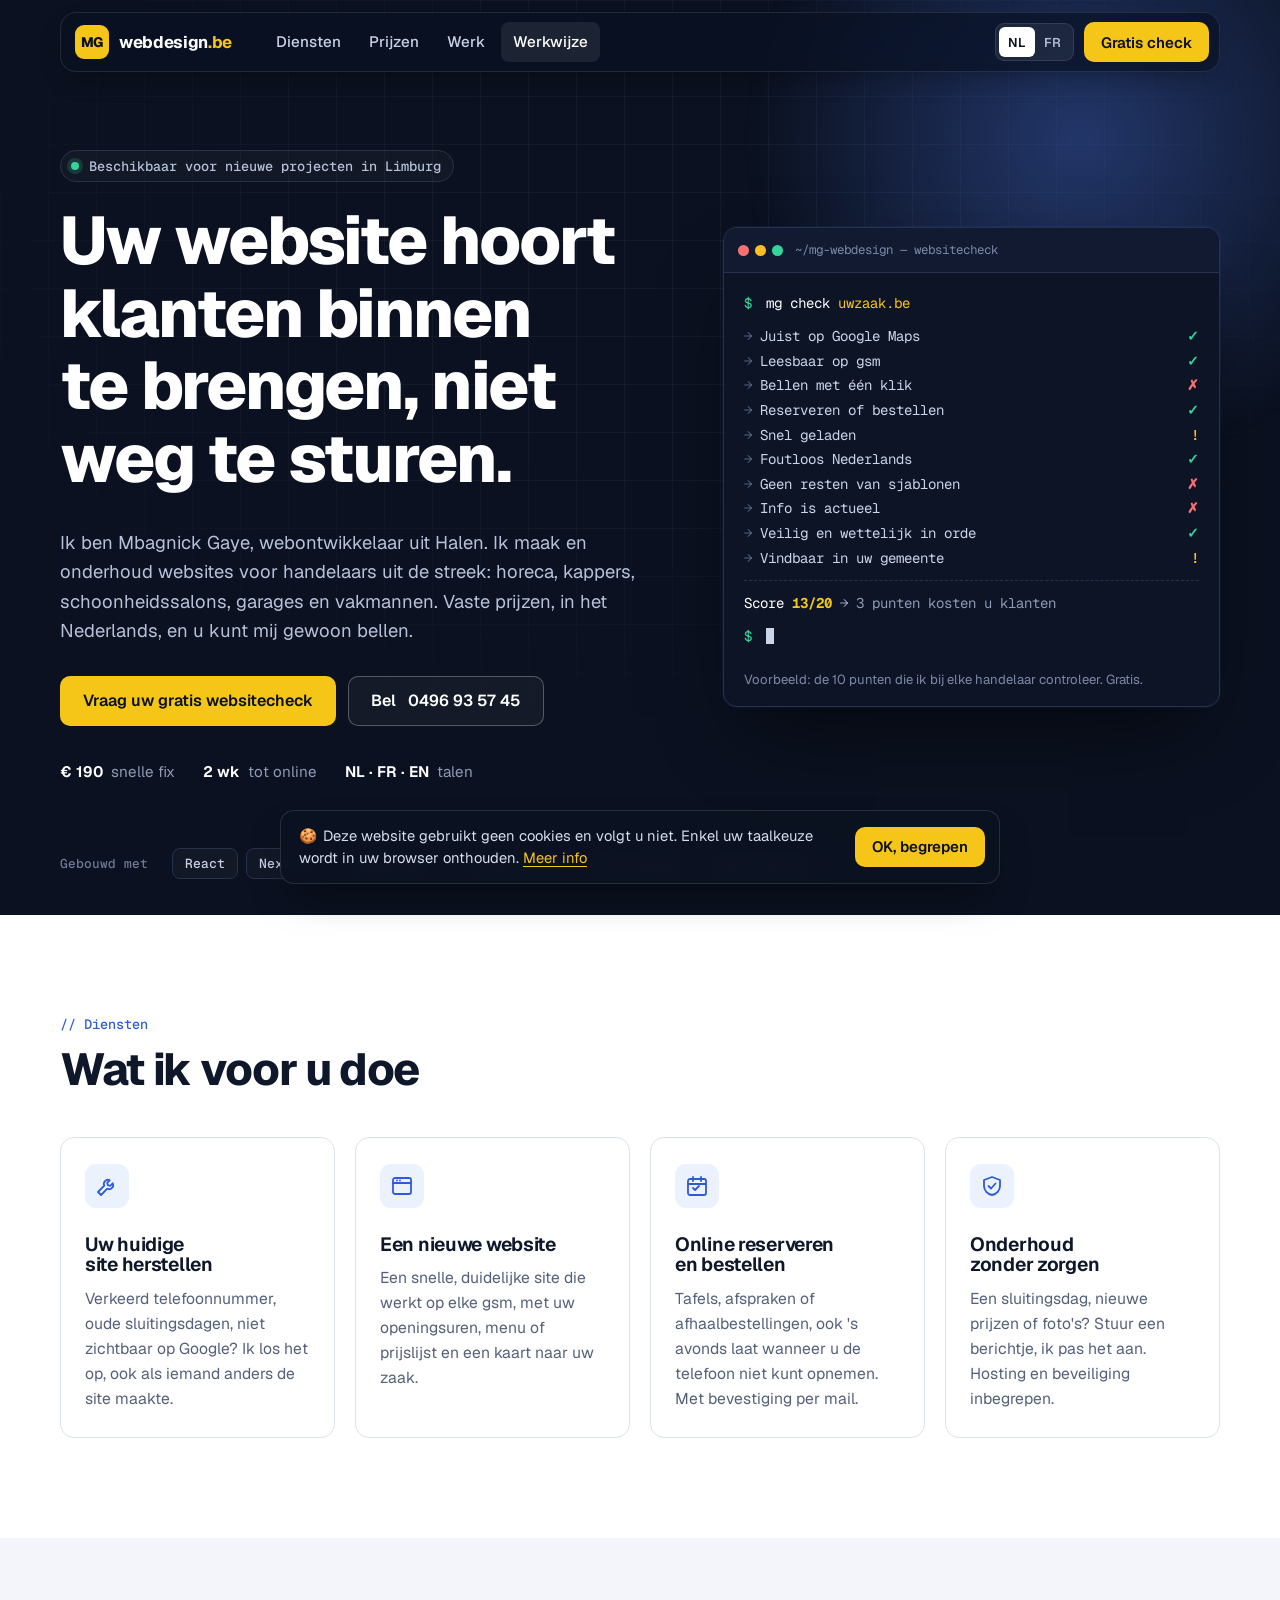
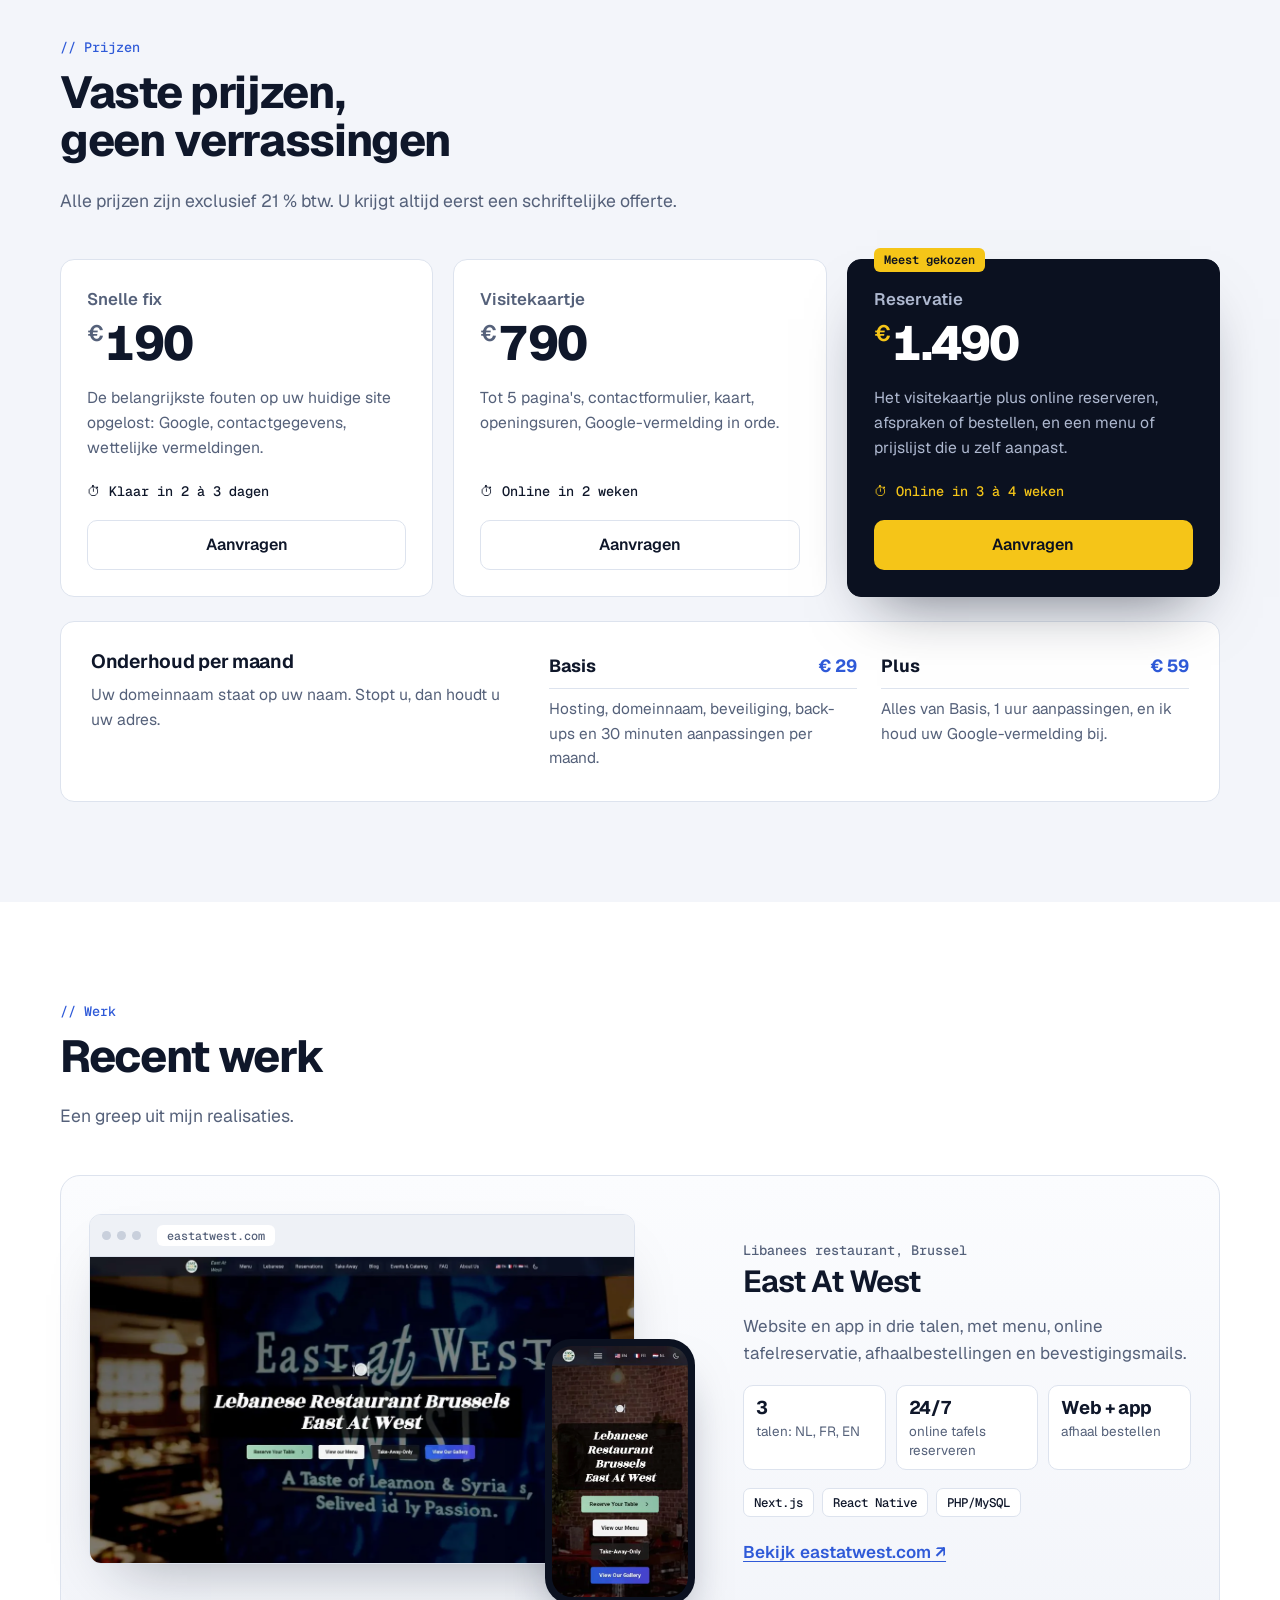
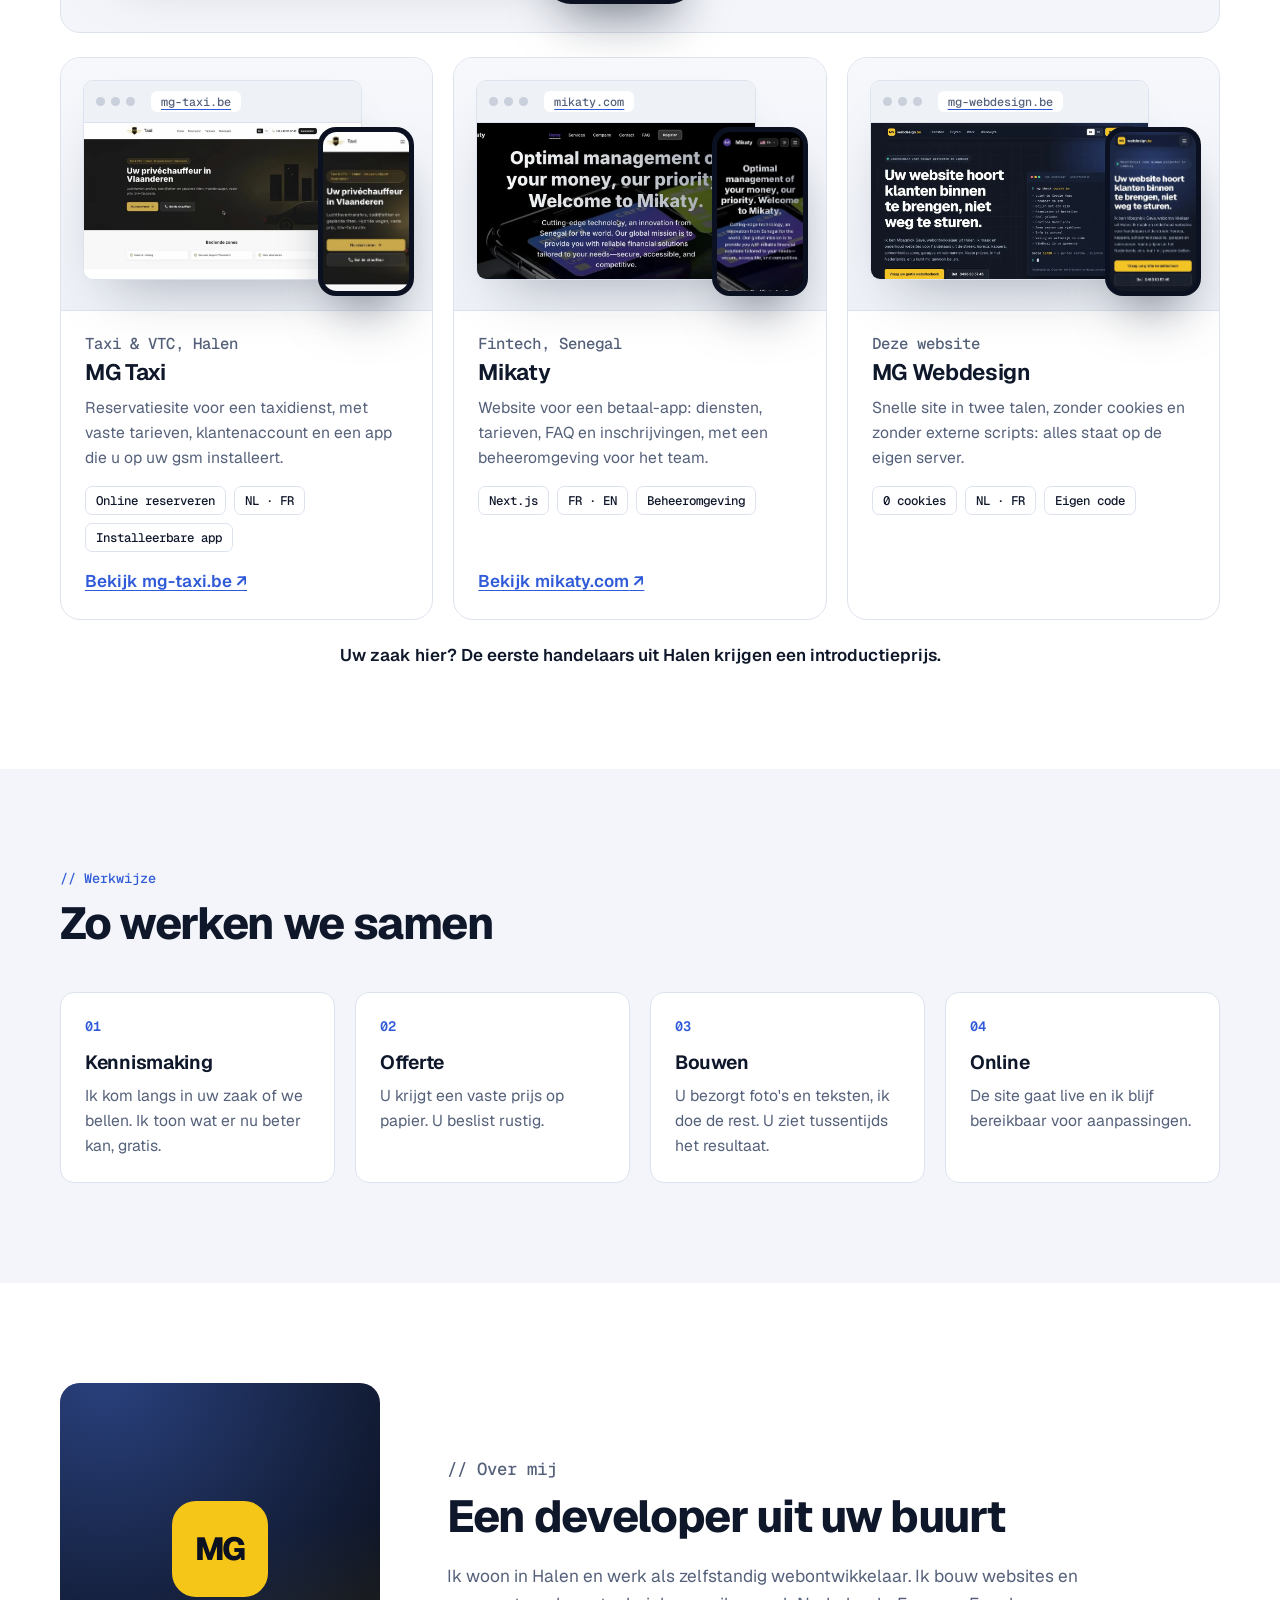
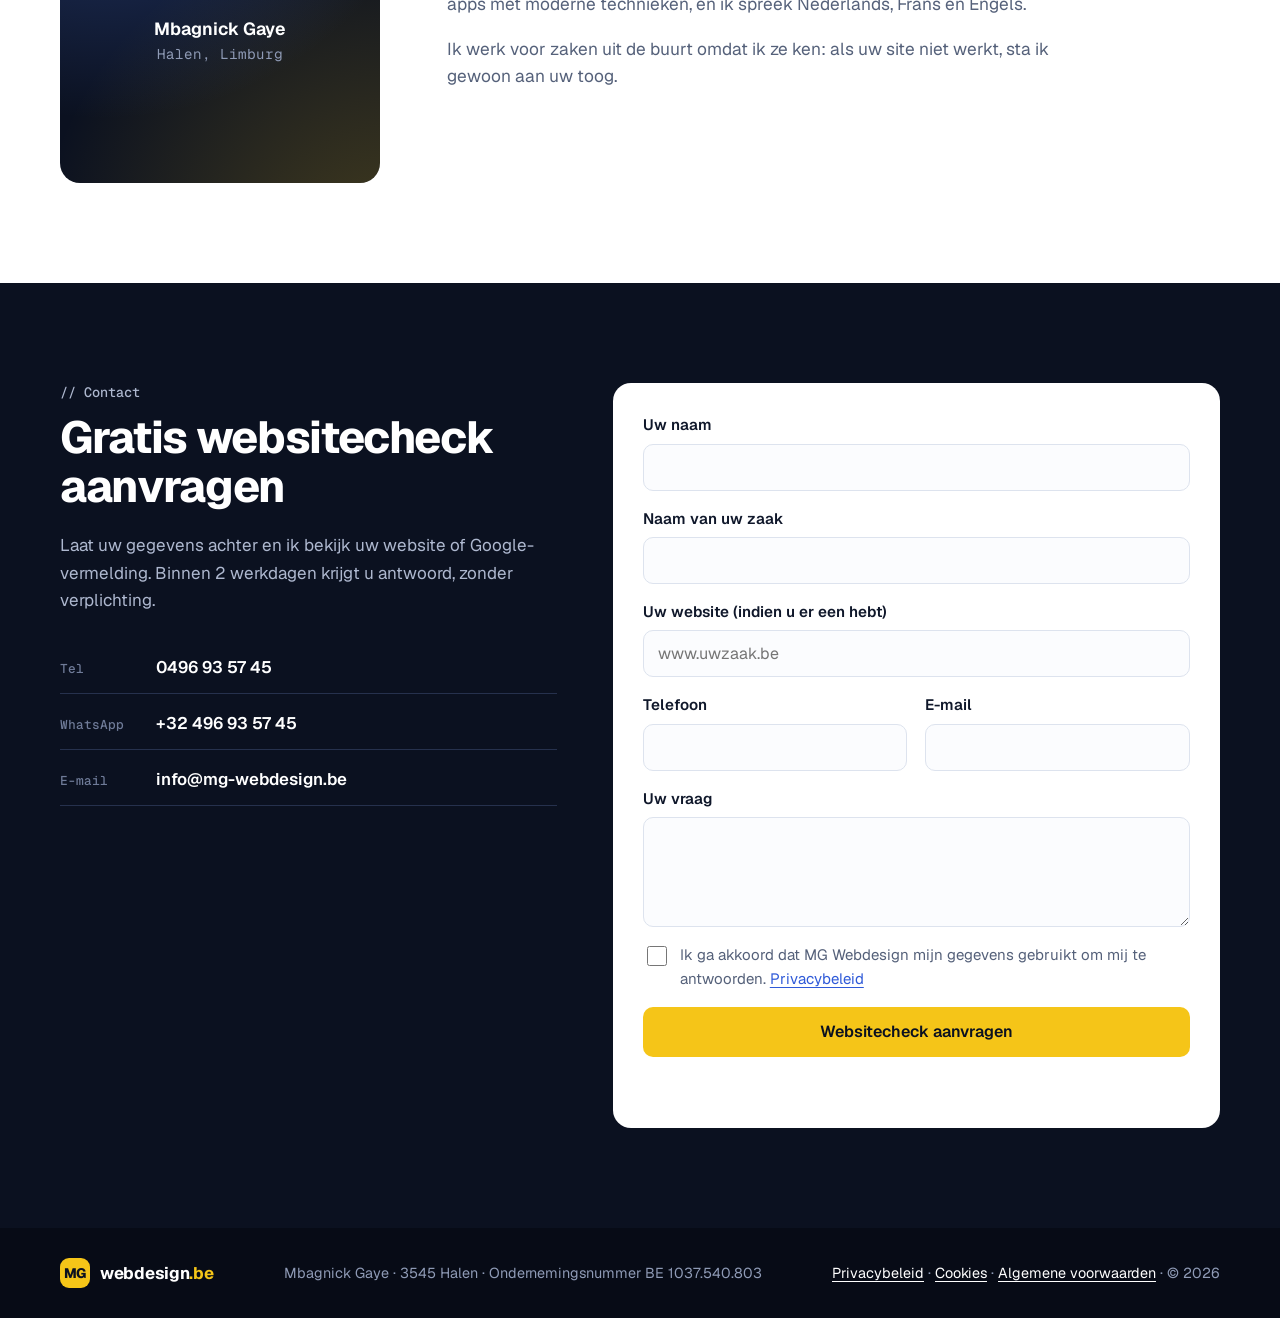
<file: index.html>
<!doctype html>
<html lang="nl">
<head>
  <meta charset="utf-8">
  <meta name="viewport" content="width=device-width, initial-scale=1, viewport-fit=cover">
  <title>MG Webdesign – Websites voor handelaars in Halen en omgeving</title>
  <meta name="description" content="Websites, online reservaties en onderhoud voor lokale handelaars in Halen, Diest en Hasselt. Gratis websitecheck op 10 punten. Mbagnick Gaye, zelfstandig webontwikkelaar.">
  <link rel="canonical" href="https://mg-webdesign.be/">
  <link rel="icon" href="assets/favicon.svg" type="image/svg+xml">
  <meta property="og:title" content="MG Webdesign – Websites voor lokale handelaars">
  <meta property="og:description" content="Uw website laat klanten liggen? Gratis check op 10 punten, vaste prijzen, onderhoud vanaf 29 € per maand.">
  <meta property="og:type" content="website">
  <meta property="og:url" content="https://mg-webdesign.be/">
  <meta name="theme-color" content="#0B1120">
  <link rel="preload" href="assets/fonts/geist.woff2" as="font" type="font/woff2" crossorigin>
  <link rel="stylesheet" href="assets/styles.css?v=6">
  <script type="application/ld+json">
  {
    "@context": "https://schema.org",
    "@type": "ProfessionalService",
    "name": "MG Webdesign",
    "url": "https://mg-webdesign.be/",
    "telephone": "+32496935745",
    "email": "info@mg-webdesign.be",
    "founder": "Mbagnick Gaye",
    "vatID": "BE1037540803",
    "areaServed": ["Halen", "Diest", "Herk-de-Stad", "Lummen", "Hasselt"],
    "address": {"@type": "PostalAddress", "postalCode": "3545", "addressLocality": "Halen", "addressCountry": "BE"},
    "priceRange": "€€"
  }
  </script>
</head>
<body>
  <a class="skip" href="#inhoud" data-i18n="skip">Naar de inhoud</a>

  <!-- NAVBAR -->
  <header class="nav" id="nav">
    <div class="nav__bar">
      <a class="brand" href="#top" aria-label="MG Webdesign">
        <span class="brand__mark" aria-hidden="true">MG</span>
        <span class="brand__name">webdesign<span class="brand__dot">.be</span></span>
      </a>

      <nav class="nav__links" aria-label="Hoofdmenu">
        <a href="#diensten" data-i18n="nav.services">Diensten</a>
        <a href="#prijzen" data-i18n="nav.prices">Prijzen</a>
        <a href="#werk" data-i18n="nav.work">Werk</a>
        <a href="#werkwijze" data-i18n="nav.process">Werkwijze</a>
      </nav>

      <div class="nav__right">
        <div class="lang" role="group" aria-label="Taal / Langue">
          <button type="button" data-lang="nl" aria-pressed="true">NL</button>
          <button type="button" data-lang="fr" aria-pressed="false">FR</button>
        </div>
        <a class="btn btn--accent btn--sm nav__cta" href="#contact" data-i18n="nav.cta">Gratis check</a>
        <button class="burger" type="button" aria-label="Menu openen" aria-expanded="false" aria-controls="menu">
          <span></span><span></span><span></span>
        </button>
      </div>
    </div>

    <div class="menu" id="menu" hidden>
      <nav aria-label="Mobiel menu">
        <a href="#diensten" data-i18n="nav.services">Diensten</a>
        <a href="#prijzen" data-i18n="nav.prices">Prijzen</a>
        <a href="#werk" data-i18n="nav.work">Werk</a>
        <a href="#werkwijze" data-i18n="nav.process">Werkwijze</a>
        <a href="#contact" data-i18n="nav.contact">Contact</a>
      </nav>
      <div class="menu__foot">
        <a class="btn btn--accent" href="#contact" data-i18n="hero.cta">Vraag uw gratis websitecheck</a>
        <a class="btn btn--line" href="tel:+32496935745"><span data-i18n="hero.call">Bel</span>&nbsp;0496 93 57 45</a>
        <div class="lang lang--menu" role="group" aria-label="Taal / Langue">
          <button type="button" data-lang="nl" aria-pressed="true">Nederlands</button>
          <button type="button" data-lang="fr" aria-pressed="false">Français</button>
        </div>
      </div>
    </div>
  </header>

  <main id="inhoud">
    <!-- HERO -->
    <section class="hero" id="top">
      <div class="hero__glow" aria-hidden="true"></div>
      <div class="wrap hero__grid">
        <div class="hero__text">
          <p class="status"><span class="status__dot" aria-hidden="true"></span><span data-i18n="hero.status">Beschikbaar voor nieuwe projecten in Limburg</span></p>
          <h1 data-i18n="hero.title">Uw website hoort klanten binnen te brengen, niet weg te sturen.</h1>
          <p class="lead" data-i18n="hero.lead">Ik ben Mbagnick Gaye, webontwikkelaar uit Halen. Ik maak en onderhoud websites voor handelaars uit de streek: horeca, kappers, schoonheidssalons, garages en vakmannen. Vaste prijzen, in het Nederlands, en u kunt mij gewoon bellen.</p>
          <div class="hero__actions">
            <a class="btn btn--accent" href="#contact" data-i18n="hero.cta">Vraag uw gratis websitecheck</a>
            <a class="btn btn--ghost" href="tel:+32496935745"><span data-i18n="hero.call">Bel</span>&nbsp;0496 93 57 45</a>
          </div>
          <ul class="facts">
            <li><strong>€ 190</strong> <span data-i18n="facts.fix">snelle fix</span></li>
            <li><strong>2 wk</strong> <span data-i18n="facts.online">tot online</span></li>
            <li><strong>NL · FR · EN</strong> <span data-i18n="facts.lang">talen</span></li>
          </ul>
        </div>

        <figure class="term" aria-labelledby="term-cap">
          <div class="term__bar">
            <span class="term__dots" aria-hidden="true"><i></i><i></i><i></i></span>
            <span class="term__title">~/mg-webdesign — websitecheck</span>
          </div>
          <div class="term__body">
            <p class="term__cmd"><span class="term__prompt">$</span> mg check <span class="term__arg">uwzaak.be</span></p>
            <ol class="term__lines">
              <li class="ok"><span data-i18n="check.1">Juist op Google Maps</span><b>✓</b></li>
              <li class="ok"><span data-i18n="check.2">Leesbaar op gsm</span><b>✓</b></li>
              <li class="bad"><span data-i18n="check.3">Bellen met één klik</span><b>✗</b></li>
              <li class="ok"><span data-i18n="check.4">Reserveren of bestellen</span><b>✓</b></li>
              <li class="warn"><span data-i18n="check.5">Snel geladen</span><b>!</b></li>
              <li class="ok"><span data-i18n="check.6">Foutloos Nederlands</span><b>✓</b></li>
              <li class="bad"><span data-i18n="check.7">Geen resten van sjablonen</span><b>✗</b></li>
              <li class="bad"><span data-i18n="check.8">Info is actueel</span><b>✗</b></li>
              <li class="ok"><span data-i18n="check.9">Veilig en wettelijk in orde</span><b>✓</b></li>
              <li class="warn"><span data-i18n="check.10">Vindbaar in uw gemeente</span><b>!</b></li>
            </ol>
            <p class="term__score"><span data-i18n="term.score">Score</span> <b>13/20</b> <span class="term__note" data-i18n="term.note">→ 3 punten kosten u klanten</span></p>
            <p class="term__cmd term__cmd--last"><span class="term__prompt">$</span> <span class="term__caret" aria-hidden="true"></span></p>
          </div>
          <figcaption id="term-cap" data-i18n="term.caption">Voorbeeld: de 10 punten die ik bij elke handelaar controleer. Gratis.</figcaption>
        </figure>
      </div>

      <div class="wrap stack" aria-label="Technieken">
        <span class="stack__label" data-i18n="stack.label">Gebouwd met</span>
        <ul>
          <li>React</li><li>Next.js</li><li>TypeScript</li><li>Tailwind CSS</li><li>PHP &amp; MySQL</li><li>React Native</li>
        </ul>
      </div>
    </section>

    <!-- DIENSTEN -->
    <section class="section" id="diensten">
      <div class="wrap">
        <header class="head">
          <p class="kicker">// <span data-i18n="nav.services">Diensten</span></p>
          <h2 data-i18n="services.title">Wat ik voor u doe</h2>
        </header>
        <div class="services">
          <article class="svc">
            <svg class="svc__icon" viewBox="0 0 24 24" aria-hidden="true"><path d="M14.7 6.3a4 4 0 0 0-5.4 5.4L3 18l3 3 6.3-6.3a4 4 0 0 0 5.4-5.4l-2.5 2.5-2.4-.6-.6-2.4z"/></svg>
            <h3 data-i18n="services.fix.t">Uw huidige site herstellen</h3>
            <p data-i18n="services.fix.p">Verkeerd telefoonnummer, oude sluitingsdagen, niet zichtbaar op Google? Ik los het op, ook als iemand anders de site maakte.</p>
          </article>
          <article class="svc">
            <svg class="svc__icon" viewBox="0 0 24 24" aria-hidden="true"><rect x="3" y="4" width="18" height="16" rx="2"/><path d="M3 9h18M7 6.5h.01M10 6.5h.01"/></svg>
            <h3 data-i18n="services.new.t">Een nieuwe website</h3>
            <p data-i18n="services.new.p">Een snelle, duidelijke site die werkt op elke gsm, met uw openingsuren, menu of prijslijst en een kaart naar uw zaak.</p>
          </article>
          <article class="svc">
            <svg class="svc__icon" viewBox="0 0 24 24" aria-hidden="true"><rect x="3" y="5" width="18" height="16" rx="2"/><path d="M3 10h18M8 3v4M16 3v4M8 14l2 2 4-4"/></svg>
            <h3 data-i18n="services.book.t">Online reserveren en bestellen</h3>
            <p data-i18n="services.book.p">Tafels, afspraken of afhaalbestellingen, ook 's avonds laat wanneer u de telefoon niet kunt opnemen. Met bevestiging per mail.</p>
          </article>
          <article class="svc">
            <svg class="svc__icon" viewBox="0 0 24 24" aria-hidden="true"><path d="M12 3l8 3v6c0 4.5-3.4 8.3-8 9-4.6-.7-8-4.5-8-9V6z"/><path d="M8.5 12l2.5 2.5 4.5-5"/></svg>
            <h3 data-i18n="services.care.t">Onderhoud zonder zorgen</h3>
            <p data-i18n="services.care.p">Een sluitingsdag, nieuwe prijzen of foto's? Stuur een berichtje, ik pas het aan. Hosting en beveiliging inbegrepen.</p>
          </article>
        </div>
      </div>
    </section>

    <!-- PRIJZEN -->
    <section class="section section--tint" id="prijzen">
      <div class="wrap">
        <header class="head">
          <p class="kicker">// <span data-i18n="nav.prices">Prijzen</span></p>
          <h2 data-i18n="prices.title">Vaste prijzen, geen verrassingen</h2>
          <p class="head__lead" data-i18n="prices.lead">Alle prijzen zijn exclusief 21 % btw. U krijgt altijd eerst een schriftelijke offerte.</p>
        </header>

        <div class="plans">
          <article class="plan">
            <h3 data-i18n="p.fix.t">Snelle fix</h3>
            <p class="plan__price"><span>€</span>190</p>
            <p class="plan__desc" data-i18n="p.fix.p">De belangrijkste fouten op uw huidige site opgelost: Google, contactgegevens, wettelijke vermeldingen.</p>
            <p class="plan__time" data-i18n="p.fix.d">Klaar in 2 à 3 dagen</p>
            <a class="btn btn--line" href="#contact" data-i18n="p.choose">Aanvragen</a>
          </article>
          <article class="plan">
            <h3 data-i18n="p.card.t">Visitekaartje</h3>
            <p class="plan__price"><span>€</span>790</p>
            <p class="plan__desc" data-i18n="p.card.p">Tot 5 pagina's, contactformulier, kaart, openingsuren, Google-vermelding in orde.</p>
            <p class="plan__time" data-i18n="p.card.d">Online in 2 weken</p>
            <a class="btn btn--line" href="#contact" data-i18n="p.choose">Aanvragen</a>
          </article>
          <article class="plan plan--main">
            <p class="plan__badge" data-i18n="p.popular">Meest gekozen</p>
            <h3 data-i18n="p.book.t">Reservatie</h3>
            <p class="plan__price"><span>€</span>1.490</p>
            <p class="plan__desc" data-i18n="p.book.p">Het visitekaartje plus online reserveren, afspraken of bestellen, en een menu of prijslijst die u zelf aanpast.</p>
            <p class="plan__time" data-i18n="p.book.d">Online in 3 à 4 weken</p>
            <a class="btn btn--accent" href="#contact" data-i18n="p.choose">Aanvragen</a>
          </article>
        </div>

        <div class="care">
          <div class="care__head">
            <h3 data-i18n="care.title">Onderhoud per maand</h3>
            <p data-i18n="care.note">Uw domeinnaam staat op uw naam. Stopt u, dan houdt u uw adres.</p>
          </div>
          <dl class="care__plans">
            <div>
              <dt>Basis <span>€ 29</span></dt>
              <dd data-i18n="care.basic">Hosting, domeinnaam, beveiliging, back-ups en 30 minuten aanpassingen per maand.</dd>
            </div>
            <div>
              <dt>Plus <span>€ 59</span></dt>
              <dd data-i18n="care.plus">Alles van Basis, 1 uur aanpassingen, en ik houd uw Google-vermelding bij.</dd>
            </div>
          </dl>
        </div>
      </div>
    </section>

    <!-- WERK -->
    <section class="section" id="werk">
      <div class="wrap">
        <header class="head">
          <p class="kicker">// <span data-i18n="nav.work">Werk</span></p>
          <h2 data-i18n="work.title">Recent werk</h2>
          <p class="head__lead" data-i18n="work.lead">Een greep uit mijn realisaties.</p>
        </header>

        <article class="case">
          <div class="case__shot">
            <div class="browser">
              <div class="browser__bar" aria-hidden="true"><i></i><i></i><i></i><span>eastatwest.com</span></div>
              <img class="browser__img" src="assets/work/eastatwest-desktop.webp" width="1200" height="647" loading="lazy" decoding="async" alt="Startpagina van eastatwest.com op een computer">
            </div>
            <div class="phone"><img src="assets/work/eastatwest-mobile.webp" width="390" height="723" loading="lazy" decoding="async" alt="eastatwest.com op een gsm"></div>
          </div>
          <div class="case__text">
            <p class="case__where" data-i18n="work.eaw.where">Libanees restaurant, Brussel</p>
            <h3>East At West</h3>
            <p data-i18n="work.eaw.p">Website en app in drie talen, met menu, online tafelreservatie, afhaalbestellingen en bevestigingsmails.</p>
            <ul class="wins">
              <li><b>3</b> <span data-i18n="work.eaw.w1">talen: NL, FR, EN</span></li>
              <li><b>24/7</b> <span data-i18n="work.eaw.w2">online tafels reserveren</span></li>
              <li><b>Web + app</b> <span data-i18n="work.eaw.w3">afhaal bestellen</span></li>
            </ul>
            <ul class="tags">
              <li>Next.js</li><li>React Native</li><li>PHP/MySQL</li>
            </ul>
            <a class="link" href="https://eastatwest.com/" target="_blank" rel="noopener"><span data-i18n="work.eaw.link">Bekijk eastatwest.com</span> ↗</a>
          </div>
        </article>

        <div class="projects">
          <article class="proj">
            <a class="proj__shot" href="https://mg-taxi.be/nl" target="_blank" rel="noopener" aria-label="mg-taxi.be bekijken">
              <span class="browser browser--sm">
                <span class="browser__bar" aria-hidden="true"><i></i><i></i><i></i><span>mg-taxi.be</span></span>
                <img class="browser__img" src="assets/work/mgtaxi-desktop.webp" width="1200" height="574" loading="lazy" decoding="async" alt="Startpagina van mg-taxi.be">
              </span>
              <span class="phone phone--sm"><img src="assets/work/mgtaxi-mobile.webp" width="390" height="844" loading="lazy" decoding="async" alt="mg-taxi.be op een gsm"></span>
            </a>
            <div class="proj__text">
              <p class="case__where" data-i18n="work.taxi.where">Taxi &amp; VTC, Halen</p>
              <h3>MG Taxi</h3>
              <p data-i18n="work.taxi.p">Reservatiesite voor een taxidienst, met vaste tarieven, klantenaccount en een app die u op uw gsm installeert.</p>
              <ul class="tags"><li data-i18n="work.taxi.t1">Online reserveren</li><li>NL · FR</li><li data-i18n="work.taxi.t2">Installeerbare app</li></ul>
              <a class="link" href="https://mg-taxi.be/nl" target="_blank" rel="noopener"><span data-i18n="work.taxi.link">Bekijk mg-taxi.be</span> ↗</a>
            </div>
          </article>

          <article class="proj">
            <a class="proj__shot" href="https://www.mikaty.com/" target="_blank" rel="noopener" aria-label="mikaty.com bekijken">
              <span class="browser browser--sm">
                <span class="browser__bar" aria-hidden="true"><i></i><i></i><i></i><span>mikaty.com</span></span>
                <img class="browser__img" src="assets/work/mikaty-desktop.webp" width="1200" height="525" loading="lazy" decoding="async" alt="Startpagina van mikaty.com">
              </span>
              <span class="phone phone--sm"><img src="assets/work/mikaty-mobile.webp" width="390" height="723" loading="lazy" decoding="async" alt="mikaty.com op een gsm"></span>
            </a>
            <div class="proj__text">
              <p class="case__where" data-i18n="work.mik.where">Fintech, Senegal</p>
              <h3>Mikaty</h3>
              <p data-i18n="work.mik.p">Website voor een betaal-app: diensten, tarieven, FAQ en inschrijvingen, met een beheeromgeving voor het team.</p>
              <ul class="tags"><li>Next.js</li><li>FR · EN</li><li data-i18n="work.mik.t1">Beheeromgeving</li></ul>
              <a class="link" href="https://www.mikaty.com/" target="_blank" rel="noopener"><span data-i18n="work.mik.link">Bekijk mikaty.com</span> ↗</a>
            </div>
          </article>

          <article class="proj">
            <a class="proj__shot" href="https://mg-webdesign.be/" aria-label="mg-webdesign.be">
              <span class="browser browser--sm">
                <span class="browser__bar" aria-hidden="true"><i></i><i></i><i></i><span>mg-webdesign.be</span></span>
                <img class="browser__img" src="assets/work/mgwebdesign-desktop.webp" width="1200" height="609" loading="lazy" decoding="async" alt="Startpagina van mg-webdesign.be">
              </span>
              <span class="phone phone--sm"><img src="assets/work/mgwebdesign-mobile.webp" width="390" height="723" loading="lazy" decoding="async" alt="mg-webdesign.be op een gsm"></span>
            </a>
            <div class="proj__text">
              <p class="case__where" data-i18n="work.mgw.where">Deze website</p>
              <h3>MG Webdesign</h3>
              <p data-i18n="work.mgw.p">Snelle site in twee talen, zonder cookies en zonder externe scripts: alles staat op de eigen server.</p>
              <ul class="tags"><li data-i18n="work.mgw.t1">0 cookies</li><li>NL · FR</li><li data-i18n="work.mgw.t2">Eigen code</li></ul>
            </div>
          </article>
        </div>
        <p class="work__next" data-i18n="work.next">Uw zaak hier? De eerste handelaars uit Halen krijgen een introductieprijs.</p>
      </div>
    </section>

    <!-- WERKWIJZE -->
    <section class="section section--tint" id="werkwijze">
      <div class="wrap">
        <header class="head">
          <p class="kicker">// <span data-i18n="nav.process">Werkwijze</span></p>
          <h2 data-i18n="steps.title">Zo werken we samen</h2>
        </header>
        <ol class="steps">
          <li><h3 data-i18n="steps.1.t">Kennismaking</h3><p data-i18n="steps.1.p">Ik kom langs in uw zaak of we bellen. Ik toon wat er nu beter kan, gratis.</p></li>
          <li><h3 data-i18n="steps.2.t">Offerte</h3><p data-i18n="steps.2.p">U krijgt een vaste prijs op papier. U beslist rustig.</p></li>
          <li><h3 data-i18n="steps.3.t">Bouwen</h3><p data-i18n="steps.3.p">U bezorgt foto's en teksten, ik doe de rest. U ziet tussentijds het resultaat.</p></li>
          <li><h3 data-i18n="steps.4.t">Online</h3><p data-i18n="steps.4.p">De site gaat live en ik blijf bereikbaar voor aanpassingen.</p></li>
        </ol>
      </div>
    </section>

    <!-- OVER MIJ -->
    <section class="section" id="over">
      <div class="wrap about">
        <div class="about__card" aria-hidden="true">
          <span class="about__init">MG</span>
          <p>Mbagnick Gaye</p>
          <small>Halen, Limburg</small>
        </div>
        <div class="about__text">
          <p class="kicker">// <span data-i18n="about.title">Over mij</span></p>
          <h2 data-i18n="about.head">Een developer uit uw buurt</h2>
          <p data-i18n="about.p1">Ik woon in Halen en werk als zelfstandig webontwikkelaar. Ik bouw websites en apps met moderne technieken, en ik spreek Nederlands, Frans en Engels.</p>
          <p data-i18n="about.p2">Ik werk voor zaken uit de buurt omdat ik ze ken: als uw site niet werkt, sta ik gewoon aan uw toog.</p>
        </div>
      </div>
    </section>

    <!-- CONTACT -->
    <section class="section section--dark" id="contact">
      <div class="wrap contact">
        <div class="contact__info">
          <p class="kicker kicker--light">// <span data-i18n="nav.contact">Contact</span></p>
          <h2 data-i18n="contact.title">Gratis websitecheck aanvragen</h2>
          <p data-i18n="contact.lead">Laat uw gegevens achter en ik bekijk uw website of Google-vermelding. Binnen 2 werkdagen krijgt u antwoord, zonder verplichting.</p>
          <ul class="contact__ways">
            <li><span>Tel</span><a href="tel:+32496935745">0496 93 57 45</a></li>
            <li><span>WhatsApp</span><a href="https://wa.me/32496935745" target="_blank" rel="noopener">+32 496 93 57 45</a></li>
            <li><span>E-mail</span><a href="mailto:info@mg-webdesign.be">info@mg-webdesign.be</a></li>
          </ul>
        </div>

        <form class="form" action="contact.php" method="post" novalidate>
          <div class="field">
            <label for="f-name" data-i18n="form.name">Uw naam</label>
            <input id="f-name" name="name" type="text" autocomplete="name" required>
          </div>
          <div class="field">
            <label for="f-business" data-i18n="form.business">Naam van uw zaak</label>
            <input id="f-business" name="business" type="text" autocomplete="organization" required>
          </div>
          <div class="field">
            <label for="f-site" data-i18n="form.site">Uw website (indien u er een hebt)</label>
            <input id="f-site" name="website" type="text" inputmode="url" placeholder="www.uwzaak.be">
          </div>
          <div class="field field--half">
            <label for="f-phone" data-i18n="form.phone">Telefoon</label>
            <input id="f-phone" name="phone" type="tel" autocomplete="tel">
          </div>
          <div class="field field--half">
            <label for="f-email" data-i18n="form.email">E-mail</label>
            <input id="f-email" name="email" type="email" autocomplete="email" required>
          </div>
          <div class="field">
            <label for="f-msg" data-i18n="form.msg">Uw vraag</label>
            <textarea id="f-msg" name="message" rows="4"></textarea>
          </div>
          <div class="field hp" aria-hidden="true">
            <label for="f-hp">Laat dit leeg</label>
            <input id="f-hp" name="company_url" type="text" tabindex="-1" autocomplete="off">
          </div>
          <input type="hidden" name="lang" value="nl">
          <label class="consent">
            <input type="checkbox" name="consent" value="1" required>
            <span><span data-i18n="form.consent">Ik ga akkoord dat MG Webdesign mijn gegevens gebruikt om mij te antwoorden.</span> <a href="privacy.html" data-i18n="form.privacy">Privacybeleid</a></span>
          </label>
          <button class="btn btn--accent" type="submit" data-i18n="form.send">Websitecheck aanvragen</button>
          <p class="form__status" role="status" aria-live="polite"></p>
        </form>
      </div>
    </section>
  </main>

  <footer class="foot">
    <div class="wrap foot__inner">
      <a class="brand brand--foot" href="#top" aria-label="MG Webdesign">
        <span class="brand__mark" aria-hidden="true">MG</span>
        <span class="brand__name">webdesign<span class="brand__dot">.be</span></span>
      </a>
      <p>Mbagnick Gaye · 3545 Halen · <span data-i18n="foot.vat">Ondernemingsnummer</span> BE 1037.540.803</p>
      <p><a href="privacy.html" data-i18n="form.privacy">Privacybeleid</a> · <a href="privacy.html#cookies" data-i18n="foot.cookies">Cookies</a> · <a href="voorwaarden.html" data-i18n="foot.terms">Algemene voorwaarden</a> · © <span id="year">2026</span></p>
    </div>
  </footer>

  <script src="assets/app.js?v=6" defer></script>
</body>
</html>
</file>
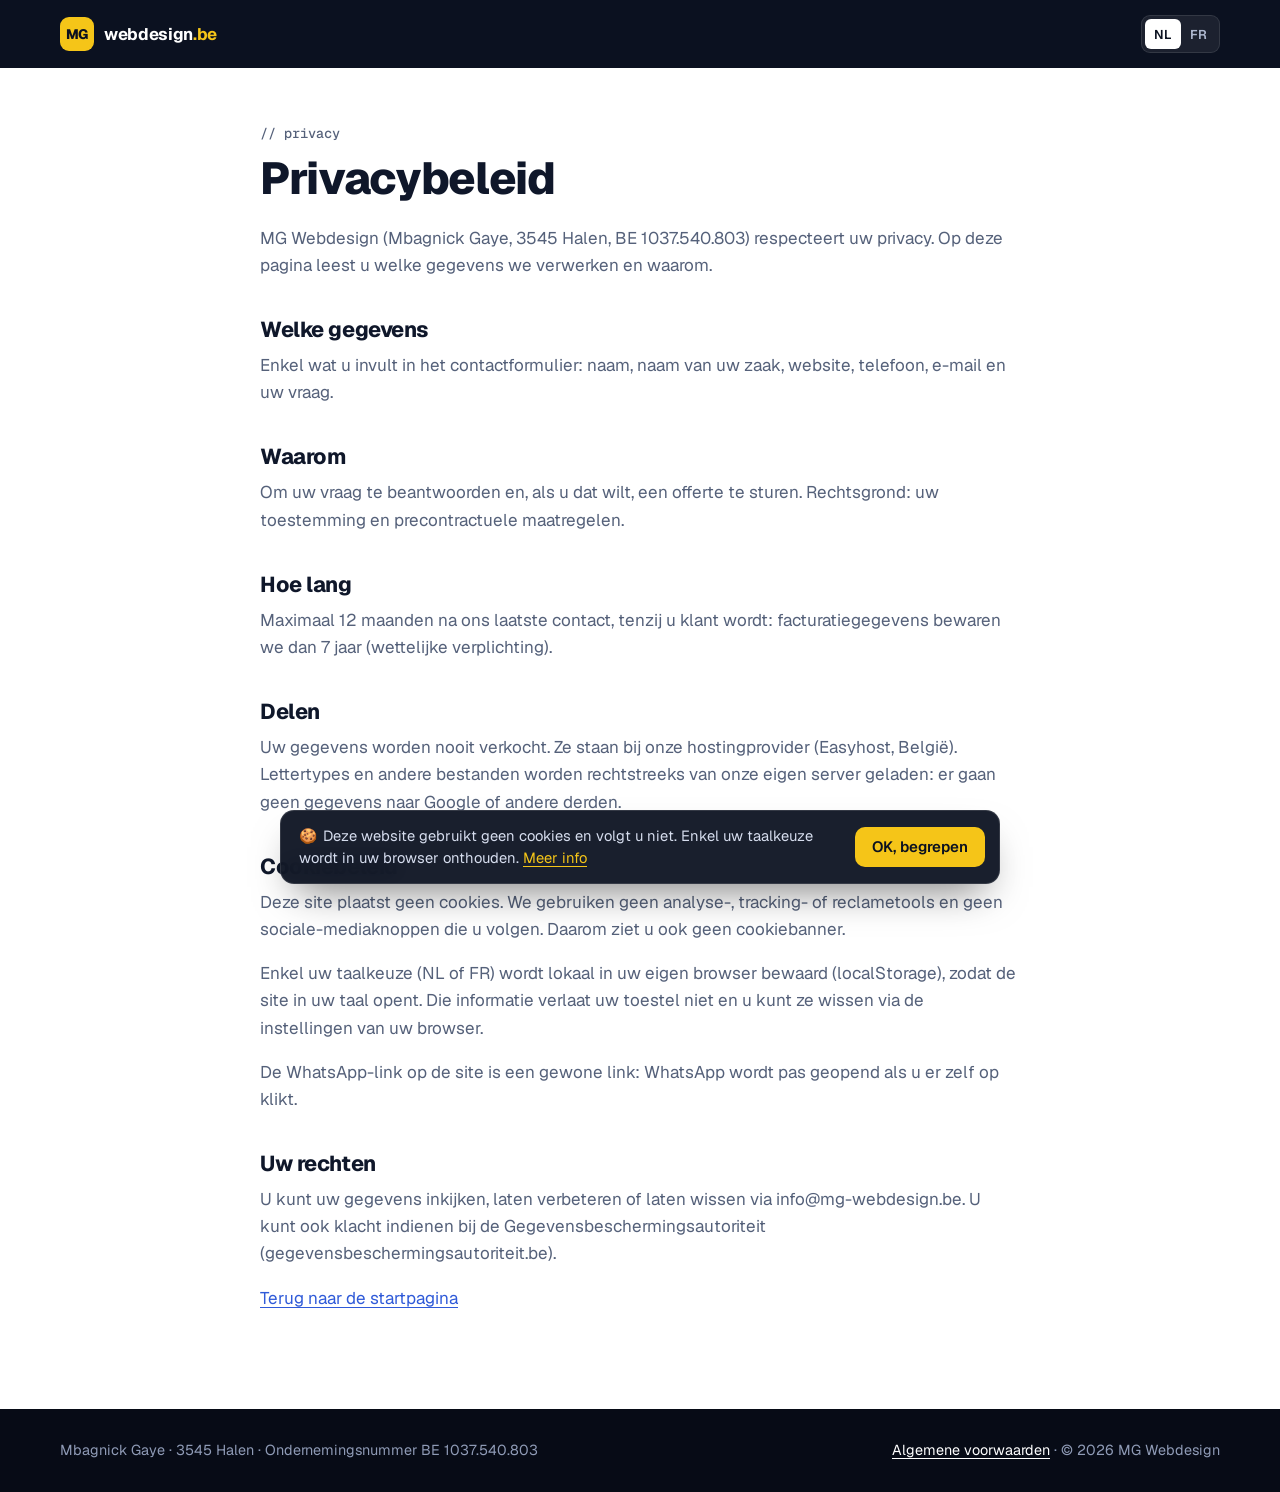
<file: privacy.html>
<!doctype html>
<html lang="nl">
<head>
  <meta charset="utf-8">
  <meta name="viewport" content="width=device-width, initial-scale=1, viewport-fit=cover">
  <title>Privacybeleid – MG Webdesign</title>
  <meta name="description" content="Hoe MG Webdesign omgaat met uw gegevens.">
  <link rel="canonical" href="https://mg-webdesign.be/privacy.html">
  <link rel="icon" href="assets/favicon.svg" type="image/svg+xml">
  <meta name="theme-color" content="#0B1120">
  <link rel="preload" href="assets/fonts/geist.woff2" as="font" type="font/woff2" crossorigin>
  <link rel="stylesheet" href="assets/styles.css?v=6">
</head>
<body data-page="privacy">
  <header class="top">
    <div class="wrap top__inner">
      <a class="brand" href="/" aria-label="MG Webdesign">
        <span class="brand__mark" aria-hidden="true">MG</span>
        <span class="brand__name">webdesign<span class="brand__dot">.be</span></span>
      </a>
      <div class="lang" role="group" aria-label="Taal / Langue">
        <button type="button" data-lang="nl" aria-pressed="true">NL</button>
        <button type="button" data-lang="fr" aria-pressed="false">FR</button>
      </div>
    </div>
  </header>

  <main class="legal">
    <div class="wrap">
      <p class="kicker">// privacy</p>
      <h1 data-i18n="priv.title">Privacybeleid</h1>
      <p data-i18n="priv.intro">MG Webdesign (Mbagnick Gaye, 3545 Halen, BE 1037.540.803) respecteert uw privacy. Op deze pagina leest u welke gegevens we verwerken en waarom.</p>

      <h2 data-i18n="priv.h1">Welke gegevens</h2>
      <p data-i18n="priv.p1">Enkel wat u invult in het contactformulier: naam, naam van uw zaak, website, telefoon, e-mail en uw vraag.</p>

      <h2 data-i18n="priv.h2">Waarom</h2>
      <p data-i18n="priv.p2">Om uw vraag te beantwoorden en, als u dat wilt, een offerte te sturen. Rechtsgrond: uw toestemming en precontractuele maatregelen.</p>

      <h2 data-i18n="priv.h3">Hoe lang</h2>
      <p data-i18n="priv.p3">Maximaal 12 maanden na ons laatste contact, tenzij u klant wordt: facturatiegegevens bewaren we dan 7 jaar (wettelijke verplichting).</p>

      <h2 data-i18n="priv.h4">Delen</h2>
      <p data-i18n="priv.p4">Uw gegevens worden nooit verkocht. Ze staan bij onze hostingprovider (Easyhost, België). Lettertypes en andere bestanden worden rechtstreeks van onze eigen server geladen: er gaan geen gegevens naar Google of andere derden.</p>

      <h2 id="cookies" data-i18n="priv.h5">Cookiebeleid</h2>
      <p data-i18n="priv.p5">Deze site plaatst geen cookies. We gebruiken geen analyse-, tracking- of reclametools en geen sociale-mediaknoppen die u volgen. Daarom ziet u ook geen cookiebanner.</p>
      <p data-i18n="priv.p5b">Enkel uw taalkeuze (NL of FR) wordt lokaal in uw eigen browser bewaard (localStorage), zodat de site in uw taal opent. Die informatie verlaat uw toestel niet en u kunt ze wissen via de instellingen van uw browser.</p>
      <p data-i18n="priv.p5c">De WhatsApp-link op de site is een gewone link: WhatsApp wordt pas geopend als u er zelf op klikt.</p>

      <h2 data-i18n="priv.h6">Uw rechten</h2>
      <p data-i18n="priv.p6">U kunt uw gegevens inkijken, laten verbeteren of laten wissen via info@mg-webdesign.be. U kunt ook klacht indienen bij de Gegevensbeschermingsautoriteit (gegevensbeschermingsautoriteit.be).</p>

      <p><a href="/" data-i18n="priv.back">Terug naar de startpagina</a></p>
    </div>
  </main>

  <footer class="foot">
    <div class="wrap foot__inner">
      <p>Mbagnick Gaye · 3545 Halen · <span data-i18n="foot.vat">Ondernemingsnummer</span> BE 1037.540.803</p>
      <p><a href="voorwaarden.html" data-i18n="foot.terms">Algemene voorwaarden</a> · © <span id="year">2026</span> MG Webdesign</p>
    </div>
  </footer>
  <script src="assets/app.js?v=6" defer></script>
</body>
</html>
</file>
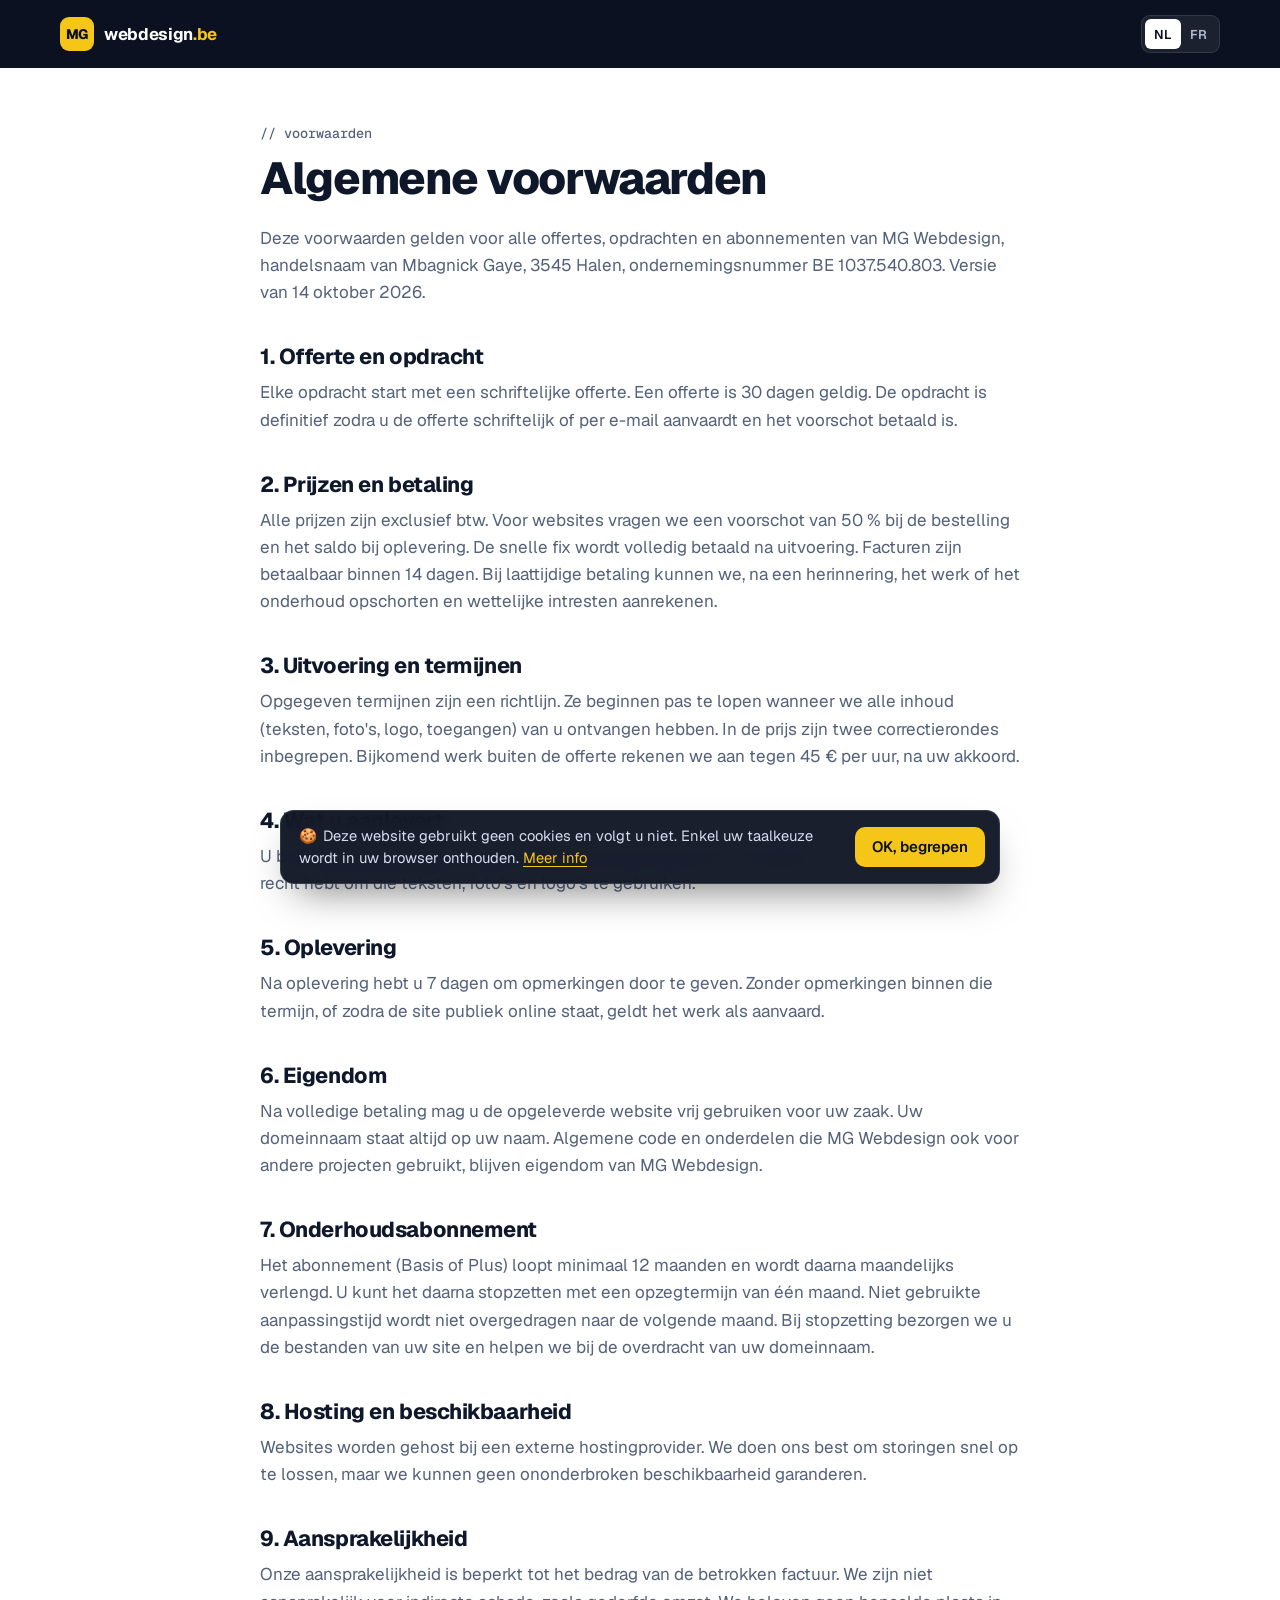
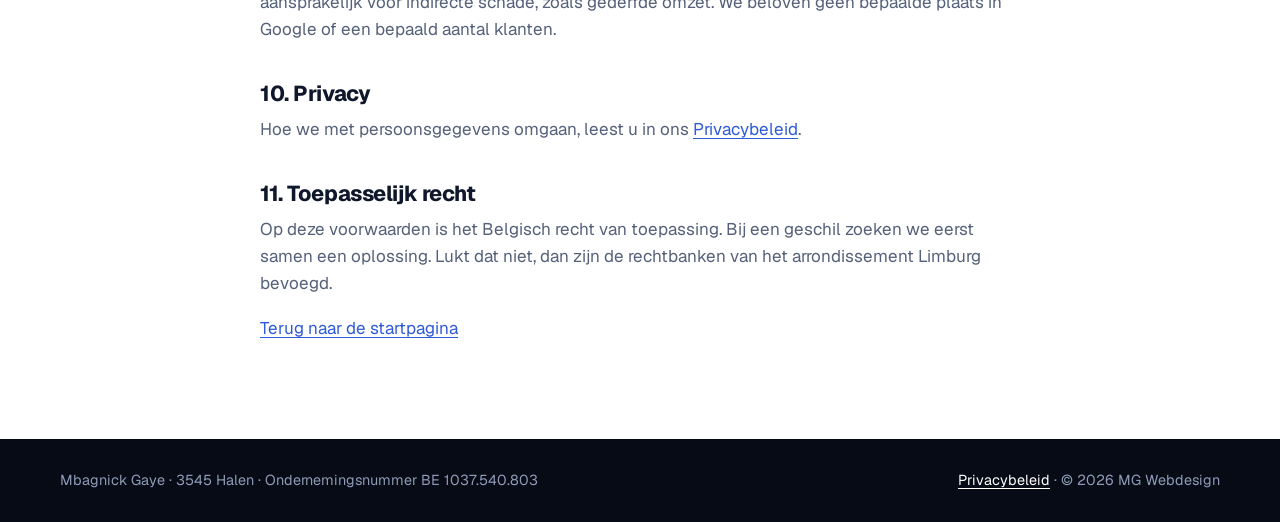
<file: voorwaarden.html>
<!doctype html>
<html lang="nl">
<head>
  <meta charset="utf-8">
  <meta name="viewport" content="width=device-width, initial-scale=1, viewport-fit=cover">
  <title>Algemene voorwaarden – MG Webdesign</title>
  <meta name="description" content="Algemene voorwaarden van MG Webdesign voor websites, aanpassingen en onderhoud.">
  <link rel="canonical" href="https://mg-webdesign.be/voorwaarden.html">
  <link rel="icon" href="assets/favicon.svg" type="image/svg+xml">
  <meta name="theme-color" content="#0B1120">
  <link rel="preload" href="assets/fonts/geist.woff2" as="font" type="font/woff2" crossorigin>
  <link rel="stylesheet" href="assets/styles.css?v=6">
</head>
<body data-page="terms">
  <header class="top">
    <div class="wrap top__inner">
      <a class="brand" href="/" aria-label="MG Webdesign">
        <span class="brand__mark" aria-hidden="true">MG</span>
        <span class="brand__name">webdesign<span class="brand__dot">.be</span></span>
      </a>
      <div class="lang" role="group" aria-label="Taal / Langue">
        <button type="button" data-lang="nl" aria-pressed="true">NL</button>
        <button type="button" data-lang="fr" aria-pressed="false">FR</button>
      </div>
    </div>
  </header>

  <main class="legal">
    <div class="wrap">
      <p class="kicker">// <span data-i18n="terms.kicker">voorwaarden</span></p>
      <h1 data-i18n="terms.title">Algemene voorwaarden</h1>
      <p data-i18n="terms.intro">Deze voorwaarden gelden voor alle offertes, opdrachten en abonnementen van MG Webdesign, handelsnaam van Mbagnick Gaye, 3545 Halen, ondernemingsnummer BE 1037.540.803. Versie van 14 oktober 2026.</p>

      <h2 data-i18n="terms.h1">1. Offerte en opdracht</h2>
      <p data-i18n="terms.p1">Elke opdracht start met een schriftelijke offerte. Een offerte is 30 dagen geldig. De opdracht is definitief zodra u de offerte schriftelijk of per e-mail aanvaardt en het voorschot betaald is.</p>

      <h2 data-i18n="terms.h2">2. Prijzen en betaling</h2>
      <p data-i18n="terms.p2">Alle prijzen zijn exclusief btw. Voor websites vragen we een voorschot van 50 % bij de bestelling en het saldo bij oplevering. De snelle fix wordt volledig betaald na uitvoering. Facturen zijn betaalbaar binnen 14 dagen. Bij laattijdige betaling kunnen we, na een herinnering, het werk of het onderhoud opschorten en wettelijke intresten aanrekenen.</p>

      <h2 data-i18n="terms.h3">3. Uitvoering en termijnen</h2>
      <p data-i18n="terms.p3">Opgegeven termijnen zijn een richtlijn. Ze beginnen pas te lopen wanneer we alle inhoud (teksten, foto's, logo, toegangen) van u ontvangen hebben. In de prijs zijn twee correctierondes inbegrepen. Bijkomend werk buiten de offerte rekenen we aan tegen 45 € per uur, na uw akkoord.</p>

      <h2 data-i18n="terms.h4">4. Wat u aanlevert</h2>
      <p data-i18n="terms.p4">U bent verantwoordelijk voor de juistheid van de inhoud die u bezorgt, en u verklaart dat u het recht hebt om die teksten, foto's en logo's te gebruiken.</p>

      <h2 data-i18n="terms.h5">5. Oplevering</h2>
      <p data-i18n="terms.p5">Na oplevering hebt u 7 dagen om opmerkingen door te geven. Zonder opmerkingen binnen die termijn, of zodra de site publiek online staat, geldt het werk als aanvaard.</p>

      <h2 data-i18n="terms.h6">6. Eigendom</h2>
      <p data-i18n="terms.p6">Na volledige betaling mag u de opgeleverde website vrij gebruiken voor uw zaak. Uw domeinnaam staat altijd op uw naam. Algemene code en onderdelen die MG Webdesign ook voor andere projecten gebruikt, blijven eigendom van MG Webdesign.</p>

      <h2 data-i18n="terms.h7">7. Onderhoudsabonnement</h2>
      <p data-i18n="terms.p7">Het abonnement (Basis of Plus) loopt minimaal 12 maanden en wordt daarna maandelijks verlengd. U kunt het daarna stopzetten met een opzegtermijn van één maand. Niet gebruikte aanpassingstijd wordt niet overgedragen naar de volgende maand. Bij stopzetting bezorgen we u de bestanden van uw site en helpen we bij de overdracht van uw domeinnaam.</p>

      <h2 data-i18n="terms.h8">8. Hosting en beschikbaarheid</h2>
      <p data-i18n="terms.p8">Websites worden gehost bij een externe hostingprovider. We doen ons best om storingen snel op te lossen, maar we kunnen geen ononderbroken beschikbaarheid garanderen.</p>

      <h2 data-i18n="terms.h9">9. Aansprakelijkheid</h2>
      <p data-i18n="terms.p9">Onze aansprakelijkheid is beperkt tot het bedrag van de betrokken factuur. We zijn niet aansprakelijk voor indirecte schade, zoals gederfde omzet. We beloven geen bepaalde plaats in Google of een bepaald aantal klanten.</p>

      <h2 data-i18n="terms.h10">10. Privacy</h2>
      <p><span data-i18n="terms.p10">Hoe we met persoonsgegevens omgaan, leest u in ons</span> <a href="privacy.html" data-i18n="form.privacy">Privacybeleid</a>.</p>

      <h2 data-i18n="terms.h11">11. Toepasselijk recht</h2>
      <p data-i18n="terms.p11">Op deze voorwaarden is het Belgisch recht van toepassing. Bij een geschil zoeken we eerst samen een oplossing. Lukt dat niet, dan zijn de rechtbanken van het arrondissement Limburg bevoegd.</p>

      <p><a href="/" data-i18n="priv.back">Terug naar de startpagina</a></p>
    </div>
  </main>

  <footer class="foot">
    <div class="wrap foot__inner">
      <p>Mbagnick Gaye · 3545 Halen · <span data-i18n="foot.vat">Ondernemingsnummer</span> BE 1037.540.803</p>
      <p><a href="privacy.html" data-i18n="form.privacy">Privacybeleid</a> · © <span id="year">2026</span> MG Webdesign</p>
    </div>
  </footer>
  <script src="assets/app.js?v=6" defer></script>
</body>
</html>
</file>
<file: assets/styles.css>
/* MG Webdesign – Halen
   Layout: dark hero with a live "websitecheck" terminal, light content bands, dark contact band. */
@font-face { font-family: "Geist"; src: url("fonts/geist.woff2") format("woff2"); font-weight: 100 900; font-style: normal; font-display: swap; }
@font-face { font-family: "Geist Mono"; src: url("fonts/geist-mono.woff2") format("woff2"); font-weight: 100 900; font-style: normal; font-display: swap; }
:root {
  --night: #0b1120;
  --night-2: #121a2e;
  --night-line: #26314d;
  --paper: #ffffff;
  --tint: #f3f5fa;
  --ink: #0f172a;
  --muted: #55617a;
  --line: #dde3ee;
  --blue: #4f7df3;
  --blue-dark: #2f5ad8;
  --yellow: #f5c518;
  --yellow-dark: #ddb00a;
  --ok: #34d399;
  --bad: #f87171;
  --warn: #fbbf24;
  --radius: 14px;
  --wrap: 1160px;
  --font: "Geist", system-ui, -apple-system, "Segoe UI", sans-serif;
  --mono: "Geist Mono", ui-monospace, "SFMono-Regular", Menlo, monospace;
  --gutter-l: max(20px, env(safe-area-inset-left, 0px));
  --gutter-r: max(20px, env(safe-area-inset-right, 0px));
}

*, *::before, *::after { box-sizing: border-box; }
html { scroll-behavior: smooth; scroll-padding-top: 96px; -webkit-text-size-adjust: 100%; }
@media (prefers-reduced-motion: reduce) {
  html { scroll-behavior: auto; }
  *, *::before, *::after { animation: none !important; transition: none !important; }
}
body { margin: 0; background: var(--paper); color: var(--ink); font-family: var(--font); font-size: 1.0625rem; line-height: 1.6; -webkit-font-smoothing: antialiased; }
img, svg { max-width: 100%; }
a { color: var(--blue-dark); text-underline-offset: 3px; }
:focus-visible { outline: 3px solid var(--yellow); outline-offset: 3px; border-radius: 6px; }
h1, h2, h3 { margin: 0 0 .5em; line-height: 1.08; letter-spacing: -0.03em; text-wrap: balance; }
h1 { font-size: clamp(2.4rem, 5.6vw, 4.2rem); font-weight: 800; }
h2 { font-size: clamp(1.9rem, 3.6vw, 2.8rem); font-weight: 750; }
h3 { font-size: 1.2rem; font-weight: 650; letter-spacing: -0.015em; }
p { margin: 0 0 1em; }

.wrap { width: 100%; max-width: calc(var(--wrap) + 40px); margin: 0 auto; padding-left: var(--gutter-l); padding-right: var(--gutter-r); }
.skip { position: absolute; left: -999px; top: 8px; background: var(--ink); color: #fff; padding: 8px 14px; z-index: 100; }
.skip:focus { left: 8px; }

/* Buttons */
.btn { display: inline-flex; align-items: center; justify-content: center; gap: 8px; min-height: 50px; padding: 0 22px; border-radius: 10px; font: 600 1rem var(--font); text-decoration: none; cursor: pointer; border: 1px solid transparent; transition: transform .15s ease, background-color .15s ease, border-color .15s ease, color .15s ease; white-space: nowrap; }
.btn:active { transform: translateY(1px); }
.btn--sm { min-height: 40px; padding: 0 16px; font-size: .94rem; }
.btn--accent { background: var(--yellow); color: var(--night); }
.btn--accent:hover { background: var(--yellow-dark); color: var(--night); }
.btn--ghost { color: #fff; border-color: rgba(255,255,255,.28); background: rgba(255,255,255,.04); }
.btn--ghost:hover { border-color: #fff; background: rgba(255,255,255,.1); color: #fff; }
.btn--line { color: var(--ink); border-color: var(--line); background: #fff; }
.btn--line:hover { border-color: var(--ink); color: var(--ink); }

/* ───── Navbar: floating glass pill ───── */
.nav { position: fixed; z-index: 50; top: calc(12px + env(safe-area-inset-top, 0px)); left: 0; right: 0; padding-left: var(--gutter-l); padding-right: var(--gutter-r); pointer-events: none; }
.nav__bar {
  pointer-events: auto; max-width: var(--wrap); margin: 0 auto; height: 60px;
  display: flex; align-items: center; gap: 20px; padding: 0 10px 0 14px;
  background: rgba(11,17,32,.72); border: 1px solid rgba(255,255,255,.1); border-radius: 16px;
  backdrop-filter: blur(14px) saturate(140%); -webkit-backdrop-filter: blur(14px) saturate(140%);
  box-shadow: 0 10px 30px -12px rgba(0,0,0,.45);
  transition: background-color .2s ease;
}
.nav.is-scrolled .nav__bar { background: rgba(11,17,32,.9); }
.brand { display: inline-flex; align-items: center; gap: 10px; text-decoration: none; color: #fff; font-weight: 700; letter-spacing: -0.02em; }
.brand__mark { display: grid; place-items: center; width: 34px; height: 34px; border-radius: 9px; background: var(--yellow); color: var(--night); font-size: .86rem; font-weight: 800; letter-spacing: -0.04em; }
.brand__name { font-size: 1.05rem; }
.brand__dot { color: var(--yellow); }
.nav__links { display: flex; gap: 4px; margin-left: 12px; }
.nav__links a { color: #c8d1e6; text-decoration: none; font-size: .95rem; font-weight: 500; padding: 8px 12px; border-radius: 8px; transition: color .15s ease, background-color .15s ease; }
.nav__links a:hover, .nav__links a.is-active { color: #fff; background: rgba(255,255,255,.08); }
.nav__right { margin-left: auto; display: flex; align-items: center; gap: 10px; }
.lang { display: inline-flex; padding: 3px; border-radius: 9px; background: rgba(255,255,255,.07); border: 1px solid rgba(255,255,255,.1); }
.lang button { font: 600 .8rem var(--font); background: transparent; color: #aeb8cf; border: 0; padding: 6px 9px; border-radius: 6px; cursor: pointer; min-height: 30px; }
.lang button[aria-pressed="true"] { background: #fff; color: var(--night); }

.burger { display: none; width: 44px; height: 44px; border-radius: 10px; border: 1px solid rgba(255,255,255,.14); background: rgba(255,255,255,.06); cursor: pointer; position: relative; }
.burger span { position: absolute; left: 12px; right: 12px; height: 2px; border-radius: 2px; background: #fff; transition: transform .25s ease, opacity .2s ease, top .25s ease; }
.burger span:nth-child(1) { top: 15px; }
.burger span:nth-child(2) { top: 21px; }
.burger span:nth-child(3) { top: 27px; }
.burger[aria-expanded="true"] span:nth-child(1) { top: 21px; transform: rotate(45deg); }
.burger[aria-expanded="true"] span:nth-child(2) { opacity: 0; }
.burger[aria-expanded="true"] span:nth-child(3) { top: 21px; transform: rotate(-45deg); }

.menu {
  pointer-events: auto; max-width: var(--wrap); margin: 8px auto 0; padding: 12px;
  background: rgba(11,17,32,.96); border: 1px solid rgba(255,255,255,.1); border-radius: 16px;
  backdrop-filter: blur(14px); -webkit-backdrop-filter: blur(14px);
  box-shadow: 0 24px 50px -20px rgba(0,0,0,.6);
  max-height: calc(100dvh - 100px); overflow-y: auto;
  animation: menuIn .22s ease-out;
}
@keyframes menuIn { from { opacity: 0; transform: translateY(-6px); } to { opacity: 1; transform: none; } }
.menu nav { display: grid; }
.menu nav a { color: #fff; text-decoration: none; font-size: 1.35rem; font-weight: 650; letter-spacing: -0.02em; padding: 14px 10px; border-bottom: 1px solid rgba(255,255,255,.08); display: flex; justify-content: space-between; }
.menu nav a::after { content: "→"; color: var(--yellow); font-weight: 500; }
.menu__foot { display: grid; gap: 10px; padding: 16px 0 4px; }
.menu__foot .btn--line { background: transparent; color: #fff; border-color: rgba(255,255,255,.25); }
.lang--menu { justify-self: center; margin-top: 4px; }
.lang--menu button { padding: 8px 16px; font-size: .9rem; }

/* ───── Hero ───── */
.hero { position: relative; overflow: hidden; background: var(--night); color: #e7ecf7; padding: calc(150px + env(safe-area-inset-top, 0px)) 0 0; }
.hero::before { content: ""; position: absolute; inset: 0; background-image: linear-gradient(rgba(255,255,255,.04) 1px, transparent 1px), linear-gradient(90deg, rgba(255,255,255,.04) 1px, transparent 1px); background-size: 48px 48px; -webkit-mask-image: radial-gradient(ellipse 80% 70% at 50% 30%, #000 30%, transparent 75%); mask-image: radial-gradient(ellipse 80% 70% at 50% 30%, #000 30%, transparent 75%); }
.hero__glow { position: absolute; width: 720px; height: 720px; right: -160px; top: -220px; border-radius: 50%; background: radial-gradient(circle, rgba(79,125,243,.35), transparent 65%); filter: blur(10px); pointer-events: none; }
.hero__grid { position: relative; display: grid; grid-template-columns: 1.1fr .9fr; gap: 56px; align-items: center; }
.hero h1 { color: #fff; max-width: 14ch; }
.status { display: inline-flex; align-items: center; gap: 10px; font: 500 .85rem var(--mono); color: #b7c2da; padding: 6px 12px 6px 10px; border: 1px solid var(--night-line); border-radius: 999px; background: rgba(255,255,255,.03); margin-bottom: 22px; }
.status__dot { width: 8px; height: 8px; border-radius: 50%; background: var(--ok); box-shadow: 0 0 0 4px rgba(52,211,153,.18); }
.lead { font-size: 1.15rem; color: #b7c2da; max-width: 56ch; }
.hero__actions { display: flex; flex-wrap: wrap; gap: 12px; margin: 30px 0 34px; }
.facts { list-style: none; margin: 0; padding: 0; display: flex; flex-wrap: wrap; gap: 10px 28px; color: #8f9bb6; font-size: .95rem; }
.facts strong { color: #fff; font-weight: 650; margin-right: 4px; }

/* Terminal: the page's signature element */
.term { margin: 0; background: #0d1426; border: 1px solid var(--night-line); border-radius: var(--radius); box-shadow: 0 40px 80px -30px rgba(0,0,0,.7), 0 0 0 1px rgba(79,125,243,.08); overflow: hidden; font-family: var(--mono); min-width: 0; }
.term__bar { display: flex; align-items: center; gap: 12px; padding: 12px 14px; border-bottom: 1px solid var(--night-line); background: #111a30; }
.term__dots { display: inline-flex; gap: 6px; }
.term__dots i { width: 11px; height: 11px; border-radius: 50%; background: #39445f; }
.term__dots i:nth-child(1) { background: #f87171; } .term__dots i:nth-child(2) { background: #fbbf24; } .term__dots i:nth-child(3) { background: #34d399; }
.term__title { font-size: .78rem; color: #7d89a6; overflow: hidden; text-overflow: ellipsis; white-space: nowrap; }
.term__body { padding: 18px 20px 20px; font-size: .88rem; line-height: 1.75; color: #cbd5ea; }
.term__cmd { margin: 0 0 8px; color: #fff; }
.term__prompt { color: var(--ok); margin-right: 6px; }
.term__arg { color: var(--yellow); }
.term__lines { list-style: none; margin: 0 0 10px; padding: 0; }
.term__lines li { display: flex; justify-content: space-between; gap: 12px; }
.term__lines li span::before { content: "→ "; color: #4f5b7a; }
.term__lines b { font-weight: 600; }
.term__lines .ok b { color: var(--ok); } .term__lines .bad b { color: var(--bad); } .term__lines .warn b { color: var(--warn); }
.term__score { margin: 0 0 8px; padding-top: 10px; border-top: 1px dashed var(--night-line); color: #fff; }
.term__score b { color: var(--yellow); }
.term__note { color: #8f9bb6; }
.term__cmd--last { margin: 0; }
.term__caret { display: inline-block; width: 8px; height: 16px; background: #cbd5ea; vertical-align: -3px; animation: blink 1.1s steps(1) infinite; }
@keyframes blink { 50% { opacity: 0; } }
.term figcaption { font-family: var(--font); font-size: .82rem; color: #7d89a6; padding: 0 20px 16px; }
.js .term__lines li, .js .term__score { animation: line .28s ease-out both; }
.js .term__lines li:nth-child(1) { animation-delay: .2s; } .js .term__lines li:nth-child(2) { animation-delay: .3s; }
.js .term__lines li:nth-child(3) { animation-delay: .4s; } .js .term__lines li:nth-child(4) { animation-delay: .5s; }
.js .term__lines li:nth-child(5) { animation-delay: .6s; } .js .term__lines li:nth-child(6) { animation-delay: .7s; }
.js .term__lines li:nth-child(7) { animation-delay: .8s; } .js .term__lines li:nth-child(8) { animation-delay: .9s; }
.js .term__lines li:nth-child(9) { animation-delay: 1s; } .js .term__lines li:nth-child(10) { animation-delay: 1.1s; }
.js .term__score { animation-delay: 1.3s; }
@keyframes line { from { opacity: .15; transform: translateX(-4px); } to { opacity: 1; transform: none; } }

.stack { position: relative; display: flex; align-items: center; gap: 18px 24px; flex-wrap: wrap; padding-top: 64px; padding-bottom: 36px; border-top: 0; }
.stack__label { font: 500 .8rem var(--mono); color: #6f7b98; }
.stack ul { list-style: none; margin: 0; padding: 0; display: flex; flex-wrap: wrap; gap: 8px; }
.stack li { font: 500 .82rem var(--mono); color: #c8d1e6; padding: 6px 12px; border: 1px solid var(--night-line); border-radius: 8px; background: rgba(255,255,255,.03); }

/* ───── Sections ───── */
.section { padding: 100px 0; }
.section--tint { background: var(--tint); }
.section--dark { background: var(--night); color: #cbd5ea; }
.section--dark h2 { color: #fff; }
.head { max-width: 680px; margin-bottom: 44px; }
.head__lead { color: var(--muted); font-size: 1.1rem; margin: 0; }
.kicker { font: 500 .85rem var(--mono); color: var(--blue-dark); margin: 0 0 12px; }
.kicker--light { color: var(--yellow); }

.services { display: grid; grid-template-columns: repeat(4, 1fr); gap: 20px; }
.svc { padding: 26px 24px; border: 1px solid var(--line); border-radius: var(--radius); background: #fff; transition: border-color .2s ease, transform .2s ease; min-width: 0; }
.svc:hover { border-color: var(--blue); transform: translateY(-3px); }
.svc__icon { width: 44px; height: 44px; padding: 10px; border-radius: 11px; background: #ecf1fe; fill: none; stroke: var(--blue-dark); stroke-width: 1.8; stroke-linecap: round; stroke-linejoin: round; margin-bottom: 18px; }
.svc p { color: var(--muted); font-size: .98rem; margin: 0; }

.plans { display: grid; grid-template-columns: repeat(3, 1fr); gap: 20px; align-items: stretch; }
.plan { position: relative; display: flex; flex-direction: column; padding: 30px 26px 26px; border: 1px solid var(--line); border-radius: var(--radius); background: #fff; min-width: 0; }
.plan h3 { font-size: 1.05rem; color: var(--muted); font-weight: 600; letter-spacing: 0; }
.plan__price { font-size: 3rem; font-weight: 800; letter-spacing: -0.04em; line-height: 1; margin: 2px 0 18px; font-variant-numeric: tabular-nums; }
.plan__price span { font-size: 1.4rem; font-weight: 600; vertical-align: 1.2rem; margin-right: 3px; color: var(--muted); }
.plan__desc { color: var(--muted); font-size: .98rem; flex: 1; }
.plan__time { font: 500 .85rem var(--mono); color: var(--ink); margin: 6px 0 20px; }
.plan__time::before { content: "⏱ "; }
.plan--main { background: var(--night); border-color: var(--night); color: #e7ecf7; box-shadow: 0 30px 60px -30px rgba(11,17,32,.6); }
.plan--main h3, .plan--main .plan__desc { color: #aeb8cf; }
.plan--main .plan__price { color: #fff; }
.plan--main .plan__price span { color: var(--yellow); }
.plan--main .plan__time { color: var(--yellow); }
.plan__badge { position: absolute; top: -12px; left: 26px; margin: 0; font: 600 .75rem var(--mono); background: var(--yellow); color: var(--night); padding: 4px 10px; border-radius: 6px; }

.care { margin-top: 24px; display: grid; grid-template-columns: .8fr 1.2fr; gap: 32px; padding: 30px; border-radius: var(--radius); background: #fff; border: 1px solid var(--line); }
.care__head p { color: var(--muted); font-size: .98rem; margin: 0; }
.care__plans { display: grid; grid-template-columns: 1fr 1fr; gap: 24px; margin: 0; }
.care dt { font-weight: 700; font-size: 1.1rem; display: flex; justify-content: space-between; padding-bottom: 8px; margin-bottom: 8px; border-bottom: 1px solid var(--line); }
.care dt span { color: var(--blue-dark); font-variant-numeric: tabular-nums; }
.care dd { margin: 0; color: var(--muted); font-size: .96rem; }

/* Case study */
.case { display: grid; grid-template-columns: 1.15fr .85fr; gap: 48px; align-items: center; padding: 28px; border: 1px solid var(--line); border-radius: 20px; background: linear-gradient(180deg, #fbfcfe, #f3f5fa); }
.case__shot { position: relative; padding: 10px 60px 40px 0; min-width: 0; }
.browser { display: block; border-radius: 12px; background: #fff; border: 1px solid var(--line); box-shadow: 0 30px 60px -30px rgba(15,23,42,.35); overflow: hidden; }
.browser__bar { display: flex; align-items: center; gap: 6px; padding: 10px 12px; background: #eef1f6; border-bottom: 1px solid var(--line); }
.browser__bar i { width: 9px; height: 9px; border-radius: 50%; background: #c9d0dc; }
.browser__bar span { margin-left: 10px; font: 500 .74rem var(--mono); color: var(--muted); background: #fff; padding: 3px 10px; border-radius: 6px; }
.browser__img { display: block; width: 100%; height: auto; aspect-ratio: 16 / 9; object-fit: cover; object-position: top center; }
.phone { position: absolute; right: 0; bottom: 0; width: 150px; border-radius: 26px; background: var(--night); padding: 7px; box-shadow: 0 30px 50px -20px rgba(15,23,42,.55); }
.phone img { display: block; width: 100%; height: auto; aspect-ratio: 390 / 720; object-fit: cover; object-position: top; border-radius: 20px; }
.case__shot img, .proj__shot img { transition: transform .5s ease; }
.case:hover .browser__img, .proj__shot:hover .browser__img { transform: scale(1.02); }
.case__where { font: 500 .85rem var(--mono); color: var(--muted); margin-bottom: 6px; }
.case h3 { font-size: 1.9rem; letter-spacing: -0.03em; }
.case__text p { color: var(--muted); }
.tags { list-style: none; padding: 0; margin: 0 0 22px; display: flex; flex-wrap: wrap; gap: 8px; }
.tags li { font: 500 .78rem var(--mono); padding: 5px 10px; border-radius: 7px; background: #fff; border: 1px solid var(--line); color: var(--ink); }
.link { font-weight: 600; color: var(--blue-dark); }
.wins { list-style: none; margin: 4px 0 18px; padding: 0; display: grid; grid-template-columns: repeat(3, 1fr); gap: 10px; }
.wins li { background: #fff; border: 1px solid var(--line); border-radius: 10px; padding: 10px 12px; font-size: .84rem; line-height: 1.35; color: var(--muted); min-width: 0; }
.wins b { display: block; font-size: 1.15rem; letter-spacing: -0.02em; color: var(--ink); margin-bottom: 2px; }
.projects { display: grid; grid-template-columns: repeat(3, 1fr); gap: 20px; margin-top: 24px; }
.proj { display: flex; flex-direction: column; border: 1px solid var(--line); border-radius: 20px; background: #fff; overflow: hidden; min-width: 0; }
.proj__shot { position: relative; display: block; padding: 22px 70px 30px 22px; background: linear-gradient(180deg, #f6f8fc, #eef1f7); border-bottom: 1px solid var(--line); }
.browser--sm { border-radius: 10px; }
.phone--sm { right: 18px; bottom: 14px; width: 96px; border-radius: 18px; padding: 5px; }
.phone--sm img { border-radius: 14px; }
.proj__text { padding: 22px 24px 24px; display: flex; flex-direction: column; flex: 1; }
.proj__text h3 { font-size: 1.4rem; }
.proj__text p { color: var(--muted); font-size: .98rem; }
.proj__text .tags { margin-bottom: 16px; }
.proj__text .link { margin-top: auto; }
.work__next { margin: 22px 0 0; font-weight: 600; text-align: center; }

/* Steps */
.steps { list-style: none; counter-reset: s; margin: 0; padding: 0; display: grid; grid-template-columns: repeat(4, 1fr); gap: 20px; }
.steps li { counter-increment: s; position: relative; padding: 24px; background: #fff; border: 1px solid var(--line); border-radius: var(--radius); min-width: 0; }
.steps li::before { content: "0" counter(s); display: block; font: 600 .85rem var(--mono); color: var(--blue-dark); margin-bottom: 18px; }
.steps p { color: var(--muted); font-size: .98rem; margin: 0; }

/* About */
.about { display: grid; grid-template-columns: .6fr 1.4fr; gap: 56px; align-items: center; }
.about__card { aspect-ratio: 4 / 5; max-width: 320px; width: 100%; border-radius: 20px; background: var(--night); color: #fff; display: grid; place-content: center; text-align: center; padding: 24px; position: relative; overflow: hidden; }
.about__card::before { content: ""; position: absolute; inset: -40%; background: radial-gradient(circle at 30% 20%, rgba(79,125,243,.45), transparent 50%), radial-gradient(circle at 80% 90%, rgba(245,197,24,.25), transparent 45%); }
.about__card > * { position: relative; }
.about__init { display: grid; place-items: center; width: 96px; height: 96px; margin: 0 auto 18px; border-radius: 24px; background: var(--yellow); color: var(--night); font-weight: 800; font-size: 2rem; letter-spacing: -0.05em; }
.about__card p { margin: 0; font-weight: 650; font-size: 1.1rem; }
.about__card small { color: #8f9bb6; font-family: var(--mono); }
.about__text p { color: var(--muted); max-width: 60ch; font-size: 1.08rem; }

/* Contact */
.contact { display: grid; grid-template-columns: .9fr 1.1fr; gap: 56px; align-items: start; }
.contact__info p { color: #aeb8cf; max-width: 46ch; }
.contact__ways { list-style: none; padding: 0; margin: 28px 0 0; display: grid; gap: 4px; }
.contact__ways li { display: flex; align-items: baseline; gap: 14px; padding: 12px 0; border-bottom: 1px solid var(--night-line); }
.contact__ways span { font: 500 .8rem var(--mono); color: #6f7b98; min-width: 82px; }
.contact__ways a { color: #fff; font-weight: 600; font-size: 1.05rem; text-decoration: none; overflow-wrap: anywhere; }
.contact__ways a:hover { color: var(--yellow); }

.form { display: grid; grid-template-columns: 1fr 1fr; gap: 16px 18px; background: #fff; color: var(--ink); padding: 30px; border-radius: 18px; min-width: 0; }
.field { grid-column: 1 / -1; display: grid; gap: 6px; min-width: 0; }
.field--half { grid-column: span 1; }
.field label { font-weight: 600; font-size: .95rem; }
.field input, .field textarea { font: 1rem var(--font); color: var(--ink); padding: 12px 14px; border: 1px solid var(--line); border-radius: 10px; width: 100%; background: #fbfcfe; transition: border-color .15s ease, box-shadow .15s ease; }
.field input:focus, .field textarea:focus { border-color: var(--blue); outline: none; box-shadow: 0 0 0 4px rgba(79,125,243,.15); background: #fff; }
.field input[aria-invalid="true"] { border-color: #dc2626; }
.hp { position: absolute !important; left: -9999px; }
.consent { grid-column: 1 / -1; display: flex; gap: 10px; align-items: flex-start; font-size: .94rem; color: var(--muted); }
.consent input { width: 20px; height: 20px; margin-top: 3px; accent-color: var(--blue-dark); flex: none; }
.form .btn { grid-column: 1 / -1; }
.form__status { grid-column: 1 / -1; margin: 0; font-weight: 600; min-height: 1.5em; }
.form__status.ok { color: #047857; }
.form__status.err { color: #b91c1c; }

/* Footer */
.foot { background: #070b16; color: #8f9bb6; padding: 30px 0 calc(30px + env(safe-area-inset-bottom, 0px)); font-size: .9rem; }
.foot__inner { display: flex; align-items: center; justify-content: space-between; flex-wrap: wrap; gap: 14px 24px; }
.foot p { margin: 0; }
.foot a { color: #fff; }
.brand--foot .brand__mark { width: 30px; height: 30px; }

/* Cookie notice */
.cookie {
  position: fixed; z-index: 60; left: 50%; transform: translateX(-50%);
  bottom: calc(16px + env(safe-area-inset-bottom, 0px));
  width: min(720px, calc(100% - 32px));
  display: flex; align-items: center; gap: 16px; padding: 14px 14px 14px 18px;
  background: rgba(11,17,32,.94); color: #d6ddee; border: 1px solid rgba(255,255,255,.12); border-radius: 14px;
  backdrop-filter: blur(12px); -webkit-backdrop-filter: blur(12px);
  box-shadow: 0 20px 40px -16px rgba(0,0,0,.55);
  animation: cookieIn .35s ease-out .6s both;
}
@keyframes cookieIn { from { opacity: 0; transform: translate(-50%, 12px); } to { opacity: 1; transform: translate(-50%, 0); } }
.cookie__text { margin: 0; font-size: .92rem; line-height: 1.5; flex: 1; min-width: 0; }
.cookie__icon { margin-right: 6px; }
.cookie__more { color: var(--yellow); white-space: nowrap; }
.cookie__ok { flex: none; }
@media (max-width: 560px) {
  .cookie { flex-direction: column; align-items: stretch; gap: 12px; }
  .cookie__ok { width: 100%; }
}

/* Privacy page */
.top { position: sticky; top: env(safe-area-inset-top, 0px); z-index: 20; background: var(--night); }
.top__inner { display: flex; align-items: center; justify-content: space-between; gap: 16px; min-height: 68px; }
.logo { display: inline-flex; align-items: center; gap: 10px; text-decoration: none; color: #fff; font-weight: 700; }
.logo__mark { display: grid; place-items: center; width: 34px; height: 34px; border-radius: 9px; background: var(--yellow); color: var(--night); font-size: .86rem; font-weight: 800; }
.legal { padding: 56px 0 80px; }
.legal .wrap { max-width: 800px; }
.legal h1 { font-size: clamp(2rem, 4vw, 2.8rem); }
.legal h2 { font-size: 1.35rem; margin-top: 1.8em; letter-spacing: -0.02em; }
.legal p { color: var(--muted); }

/* ───── Responsive ───── */
@media (max-width: 1080px) {
  .projects { grid-template-columns: 1fr; max-width: 620px; }
  .services, .steps { grid-template-columns: 1fr 1fr; }
}
@media (max-width: 960px) {
  .nav__links, .nav__cta, .nav__right > .lang { display: none; }
  .burger { display: inline-block; }
  .hero { padding-top: calc(120px + env(safe-area-inset-top, 0px)); }
  .hero__grid { grid-template-columns: 1fr; gap: 48px; }
  .hero h1 { max-width: 16ch; }
  .term { max-width: 560px; }
  .plans { grid-template-columns: 1fr; max-width: 560px; }
  .plan--main { order: -1; }
  .care, .case, .about, .contact { grid-template-columns: 1fr; }
  .care__plans { grid-template-columns: 1fr 1fr; }
  .case__shot { max-width: 620px; }
  .projects { grid-template-columns: 1fr; }
  .about__card { max-width: 260px; aspect-ratio: 1; }
  .section { padding: 76px 0; }
}
@media (min-width: 961px) {
  .menu { display: none !important; }
}
@media (max-width: 600px) {
  body { font-size: 1rem; }
  .nav__bar { height: 56px; }
  .services, .steps, .care__plans { grid-template-columns: 1fr; }
  .hero__actions .btn { width: 100%; }
  .term__body { padding: 16px; font-size: .8rem; }
  .form { grid-template-columns: 1fr; padding: 22px; }
  .field--half { grid-column: 1 / -1; }
  .case { padding: 18px; }
  .case__shot { padding-right: 34px; }
  .phone { width: 104px; border-radius: 20px; padding: 5px; }
  .phone img { border-radius: 15px; }
  .phone--sm { width: 80px; }
  .wins { grid-template-columns: 1fr 1fr 1fr; gap: 6px; }
  .wins li { padding: 8px; font-size: .76rem; }
  .wins b { font-size: 1rem; }
  .proj__shot { padding: 16px 52px 22px 16px; }
  .section { padding: 64px 0; }
  .plan__price { font-size: 2.6rem; }
}
@media (max-width: 360px) {
  .brand__name { font-size: .95rem; }
  .term__title { display: none; }
}
</file>
